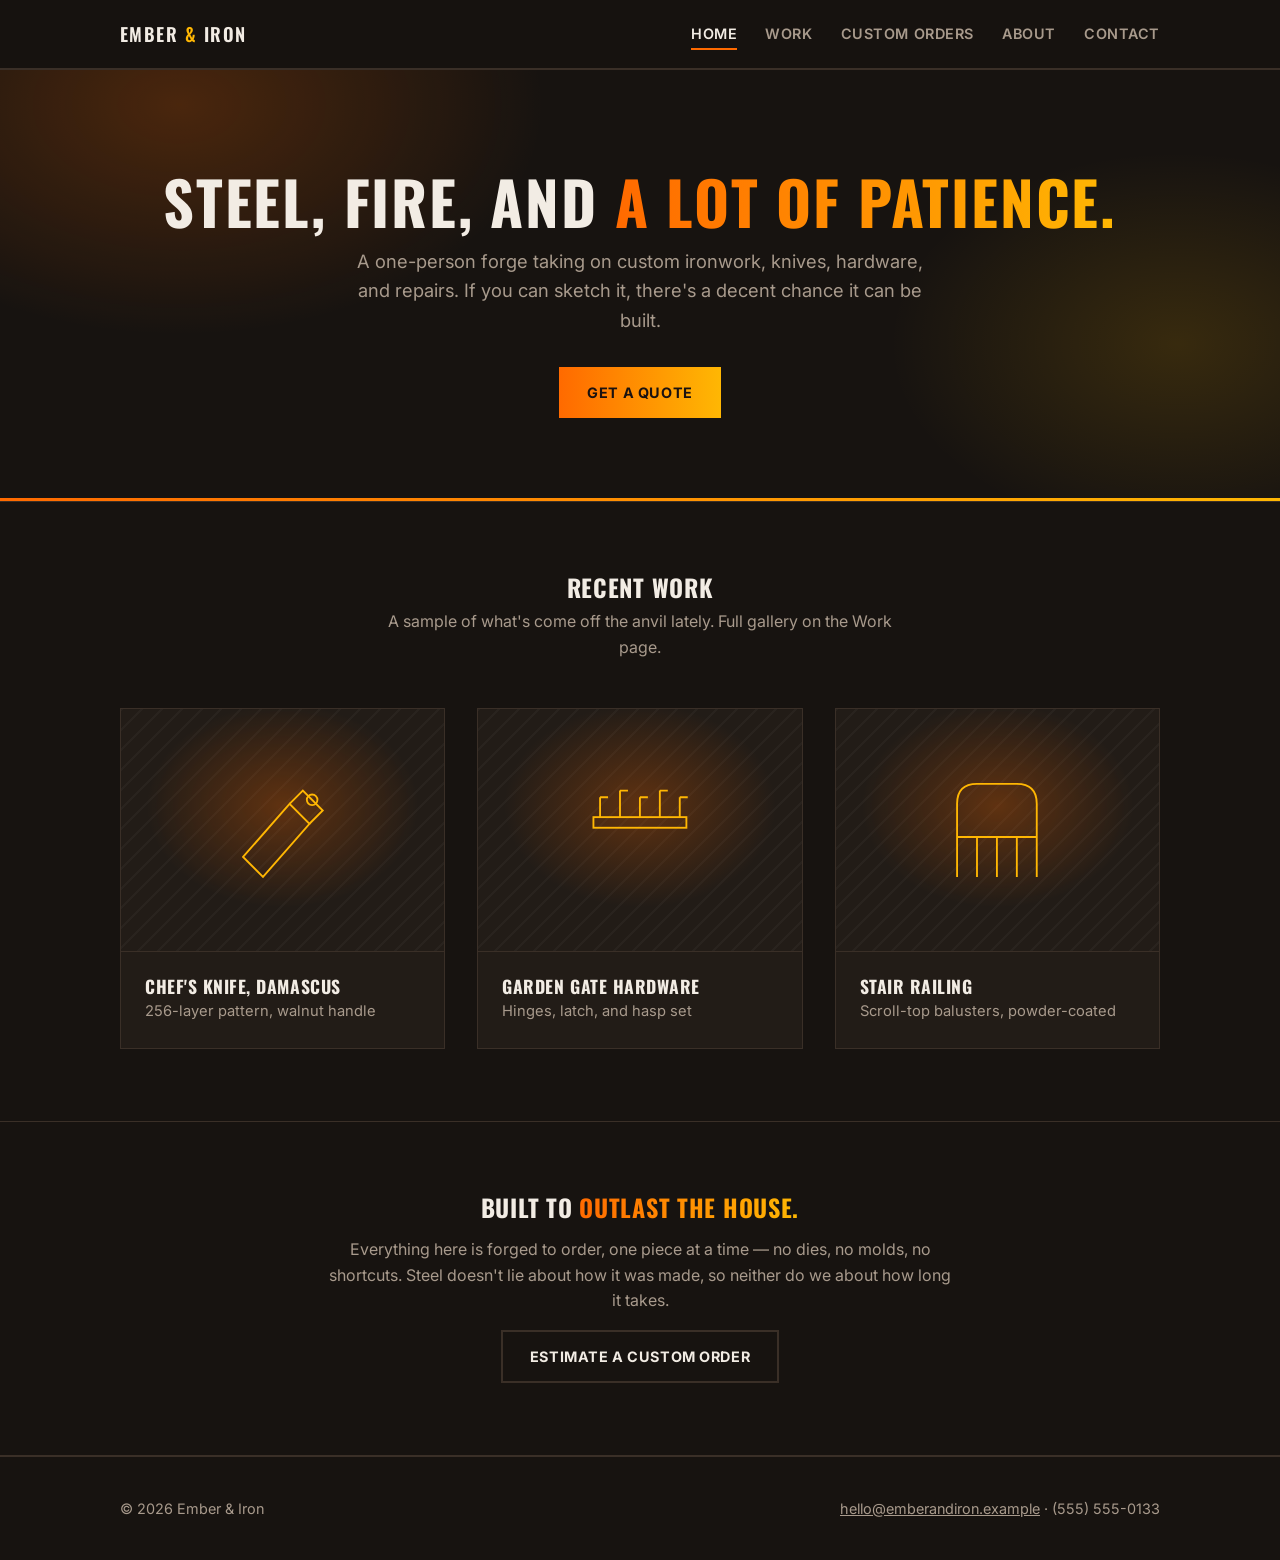
<file: index.html>
<!doctype html>
<html lang="en">
<head>
<meta charset="utf-8">
<meta name="viewport" content="width=device-width, initial-scale=1">
<title>Ember &amp; Iron — Custom Blacksmithing</title>
<meta name="description" content="Hand-forged ironwork, custom orders, and repair work out of a one-person shop. Knives, hardware, railings, and anything else that starts as a bar of steel.">
<link rel="preconnect" href="https://fonts.googleapis.com">
<link rel="preconnect" href="https://fonts.gstatic.com" crossorigin>
<link href="https://fonts.googleapis.com/css2?family=Oswald:wght@500;600;700&family=Inter:wght@400;500;600;700&display=swap" rel="stylesheet">
<link rel="stylesheet" href="css/styles.css">
</head>
<body>

<header class="site-header">
  <div class="wrap">
    <a class="brand" href="index.html">Ember <span>&amp;</span> Iron</a>
    <nav class="site-nav" aria-label="Primary">
      <ul>
        <li><a href="index.html" aria-current="page">Home</a></li>
        <li><a href="work.html">Work</a></li>
        <li><a href="custom-order.html">Custom Orders</a></li>
        <li><a href="about.html">About</a></li>
        <li><a href="contact.html">Contact</a></li>
      </ul>
    </nav>
  </div>
</header>

<section class="hero">
  <div class="wrap">
    <h1>Steel, fire, and <span class="ember-text">a lot of patience.</span></h1>
    <p>A one-person forge taking on custom ironwork, knives, hardware, and repairs. If you can sketch it, there's a decent chance it can be built.</p>
    <a class="btn" href="custom-order.html">Get a Quote</a>
  </div>
</section>
<hr class="divider">

<section class="section">
  <div class="wrap">
    <div class="section-heading">
      <h2>Recent Work</h2>
      <p>A sample of what's come off the anvil lately. Full gallery on the Work page.</p>
    </div>
    <div class="work-grid">
      <div class="piece-card">
        <div class="piece-card__art">
          <svg viewBox="0 0 100 100"><path d="M20 70 L55 30 L70 45 L35 85 Z"/><path d="M55 30 L65 20 L80 35 L70 45"/><circle cx="72" cy="27" r="4"/></svg>
        </div>
        <div class="piece-card__body">
          <h3>Chef's Knife, Damascus</h3>
          <p>256-layer pattern, walnut handle</p>
        </div>
      </div>
      <div class="piece-card">
        <div class="piece-card__art">
          <svg viewBox="0 0 100 100"><rect x="15" y="40" width="70" height="8"/><path d="M20 40 V25 M35 40 V20 M50 40 V25 M65 40 V20 M80 40 V25"/><path d="M20 25 h6 M35 20 h6 M50 25 h6 M65 20 h6 M80 25 h6"/></svg>
        </div>
        <div class="piece-card__body">
          <h3>Garden Gate Hardware</h3>
          <p>Hinges, latch, and hasp set</p>
        </div>
      </div>
      <div class="piece-card">
        <div class="piece-card__art">
          <svg viewBox="0 0 100 100"><path d="M20 85 V30 Q20 15 35 15 H65 Q80 15 80 30 V85" /><path d="M20 55 H80 M35 55 V85 M50 55 V85 M65 55 V85"/></svg>
        </div>
        <div class="piece-card__body">
          <h3>Stair Railing</h3>
          <p>Scroll-top balusters, powder-coated</p>
        </div>
      </div>
    </div>
  </div>
</section>

<section class="section">
  <div class="wrap prose" style="text-align:center;">
    <h2>Built to <span class="ember-text">outlast the house.</span></h2>
    <p>Everything here is forged to order, one piece at a time — no dies, no molds, no shortcuts. Steel doesn't lie about how it was made, so neither do we about how long it takes.</p>
    <a class="btn-outline" href="custom-order.html">Estimate a Custom Order</a>
  </div>
</section>

<footer class="site-footer">
  <div class="wrap">
    <span>&copy; 2026 Ember &amp; Iron</span>
    <span><a href="contact.html">hello@emberandiron.example</a> · (555) 555-0133</span>
  </div>
</footer>

</body>
</html>
</file>
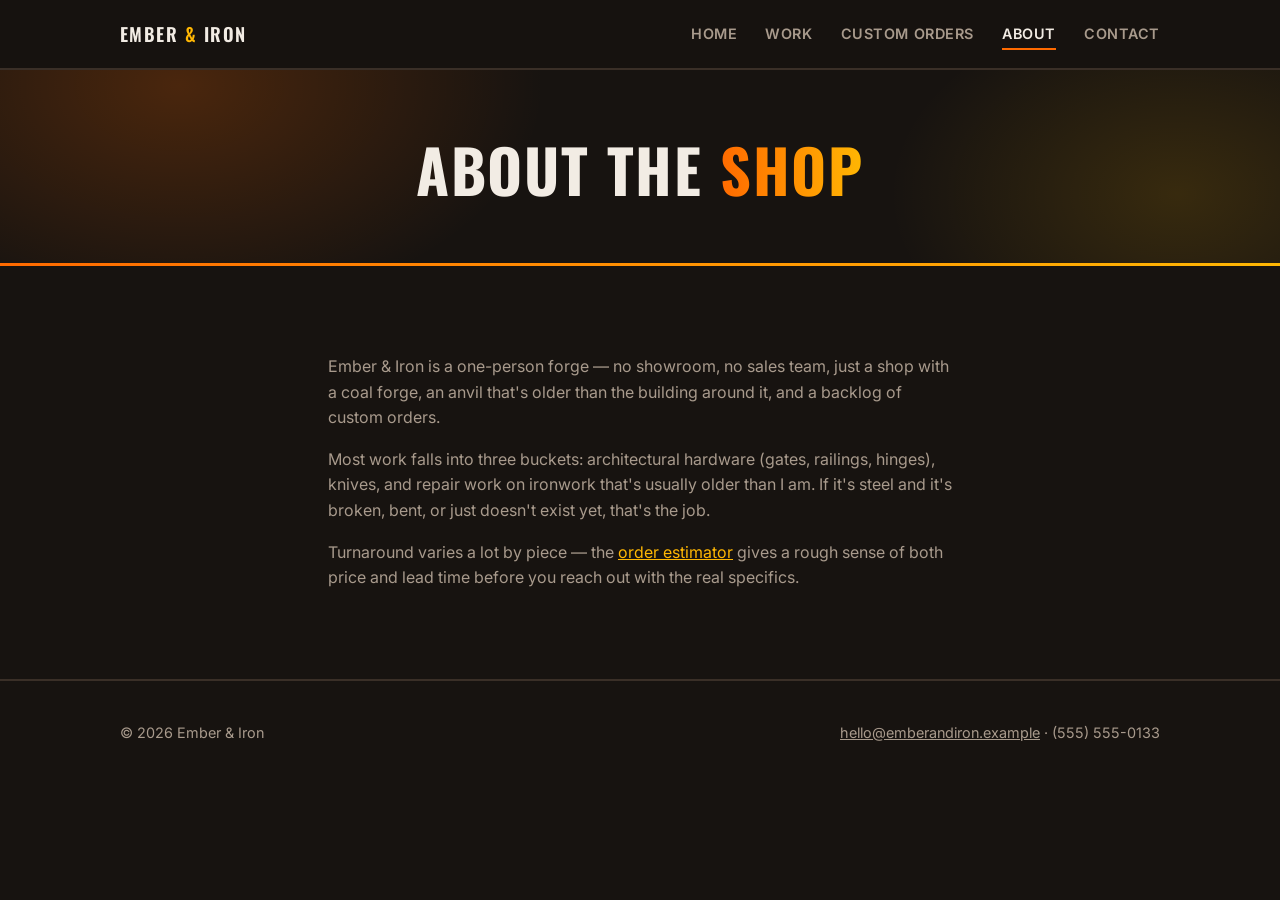
<file: about.html>
<!doctype html>
<html lang="en">
<head>
<meta charset="utf-8">
<meta name="viewport" content="width=device-width, initial-scale=1">
<title>About — Ember &amp; Iron</title>
<meta name="description" content="A one-person forge doing custom ironwork, hardware, knives, and repair work.">
<link rel="preconnect" href="https://fonts.googleapis.com">
<link rel="preconnect" href="https://fonts.gstatic.com" crossorigin>
<link href="https://fonts.googleapis.com/css2?family=Oswald:wght@500;600;700&family=Inter:wght@400;500;600;700&display=swap" rel="stylesheet">
<link rel="stylesheet" href="css/styles.css">
</head>
<body>

<header class="site-header">
  <div class="wrap">
    <a class="brand" href="index.html">Ember <span>&amp;</span> Iron</a>
    <nav class="site-nav" aria-label="Primary">
      <ul>
        <li><a href="index.html">Home</a></li>
        <li><a href="work.html">Work</a></li>
        <li><a href="custom-order.html">Custom Orders</a></li>
        <li><a href="about.html" aria-current="page">About</a></li>
        <li><a href="contact.html">Contact</a></li>
      </ul>
    </nav>
  </div>
</header>

<section class="hero" style="padding:4rem 0 3rem;">
  <div class="wrap">
    <h1>About the <span class="ember-text">Shop</span></h1>
  </div>
</section>
<hr class="divider">

<section class="section" style="border-top:none;">
  <div class="wrap prose">
    <p>Ember &amp; Iron is a one-person forge — no showroom, no sales team, just a
    shop with a coal forge, an anvil that's older than the building around it, and
    a backlog of custom orders.</p>
    <p>Most work falls into three buckets: architectural hardware (gates, railings,
    hinges), knives, and repair work on ironwork that's usually older than I am.
    If it's steel and it's broken, bent, or just doesn't exist yet, that's the job.</p>
    <p>Turnaround varies a lot by piece — the <a href="custom-order.html">order
    estimator</a> gives a rough sense of both price and lead time before you reach
    out with the real specifics.</p>
  </div>
</section>

<footer class="site-footer">
  <div class="wrap">
    <span>&copy; 2026 Ember &amp; Iron</span>
    <span><a href="contact.html">hello@emberandiron.example</a> · (555) 555-0133</span>
  </div>
</footer>

</body>
</html>
</file>
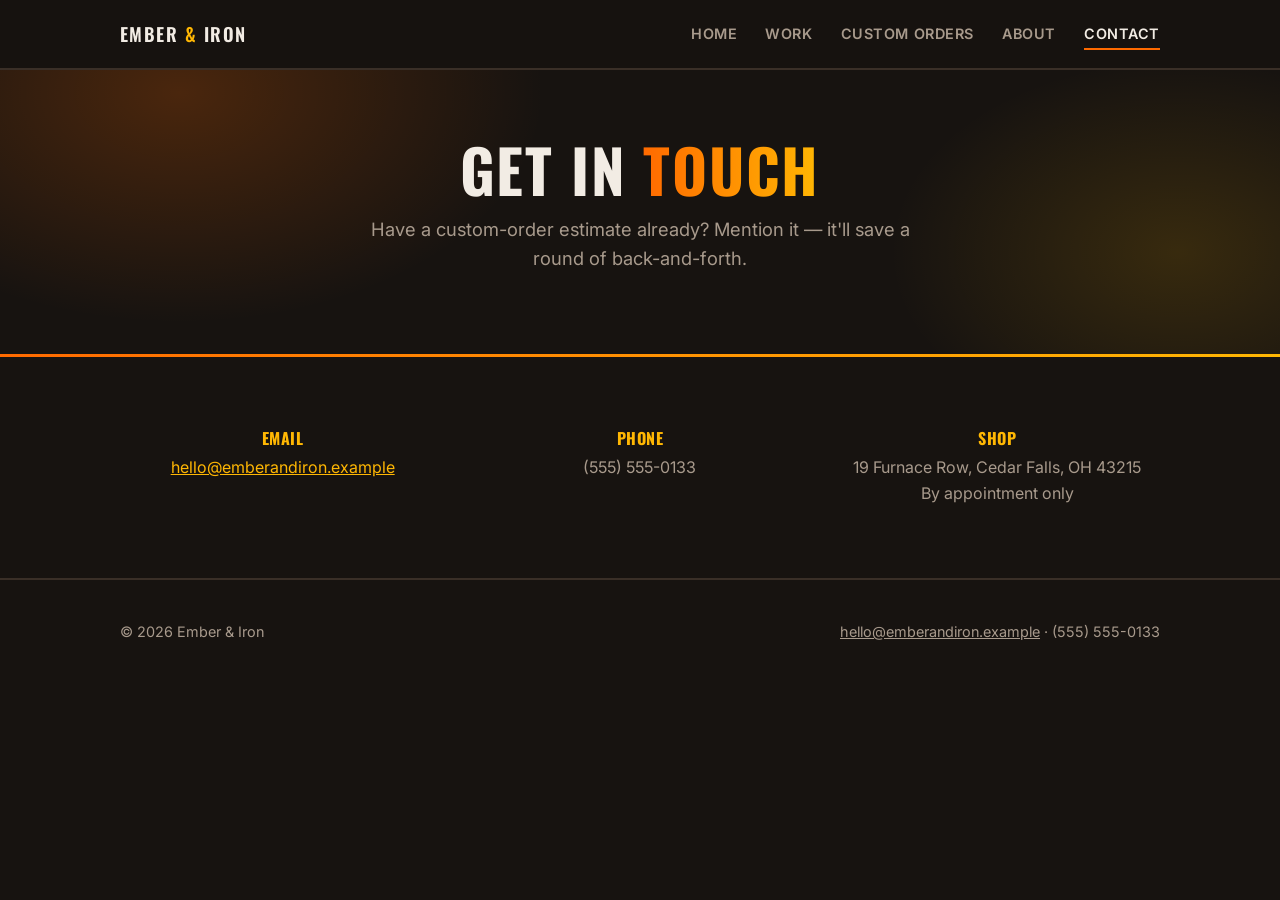
<file: contact.html>
<!doctype html>
<html lang="en">
<head>
<meta charset="utf-8">
<meta name="viewport" content="width=device-width, initial-scale=1">
<title>Contact — Ember &amp; Iron</title>
<meta name="description" content="Get in touch about a custom order, repair, or general question.">
<link rel="preconnect" href="https://fonts.googleapis.com">
<link rel="preconnect" href="https://fonts.gstatic.com" crossorigin>
<link href="https://fonts.googleapis.com/css2?family=Oswald:wght@500;600;700&family=Inter:wght@400;500;600;700&display=swap" rel="stylesheet">
<link rel="stylesheet" href="css/styles.css">
</head>
<body>

<header class="site-header">
  <div class="wrap">
    <a class="brand" href="index.html">Ember <span>&amp;</span> Iron</a>
    <nav class="site-nav" aria-label="Primary">
      <ul>
        <li><a href="index.html">Home</a></li>
        <li><a href="work.html">Work</a></li>
        <li><a href="custom-order.html">Custom Orders</a></li>
        <li><a href="about.html">About</a></li>
        <li><a href="contact.html" aria-current="page">Contact</a></li>
      </ul>
    </nav>
  </div>
</header>

<section class="hero" style="padding:4rem 0 3rem;">
  <div class="wrap">
    <h1>Get in <span class="ember-text">Touch</span></h1>
    <p>Have a custom-order estimate already? Mention it — it'll save a round of back-and-forth.</p>
  </div>
</section>
<hr class="divider">

<section class="section" style="border-top:none;">
  <div class="wrap contact-grid">
    <div>
      <h3>Email</h3>
      <p><a href="mailto:hello@emberandiron.example">hello@emberandiron.example</a></p>
    </div>
    <div>
      <h3>Phone</h3>
      <p>(555) 555-0133</p>
    </div>
    <div>
      <h3>Shop</h3>
      <p>19 Furnace Row, Cedar Falls, OH 43215<br>By appointment only</p>
    </div>
  </div>
</section>

<footer class="site-footer">
  <div class="wrap">
    <span>&copy; 2026 Ember &amp; Iron</span>
    <span><a href="contact.html">hello@emberandiron.example</a> · (555) 555-0133</span>
  </div>
</footer>

</body>
</html>
</file>
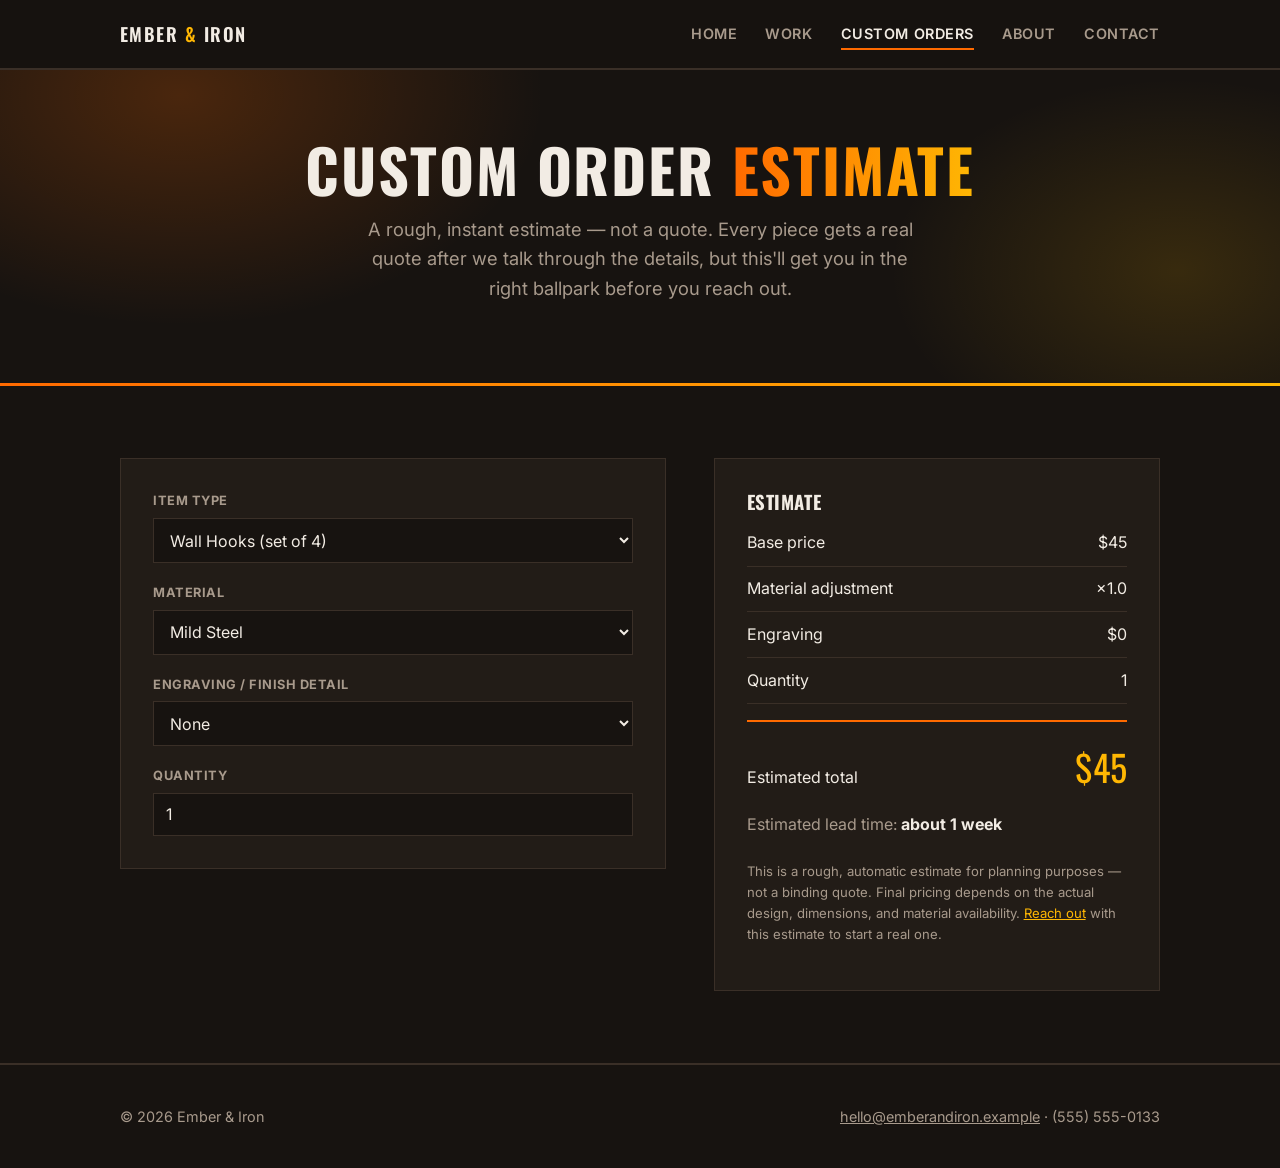
<file: custom-order.html>
<!doctype html>
<html lang="en">
<head>
<meta charset="utf-8">
<meta name="viewport" content="width=device-width, initial-scale=1">
<title>Custom Order Estimate — Ember &amp; Iron</title>
<meta name="description" content="Get an instant rough estimate for a custom forged piece — price and lead time, based on item type, material, and engraving.">
<link rel="preconnect" href="https://fonts.googleapis.com">
<link rel="preconnect" href="https://fonts.gstatic.com" crossorigin>
<link href="https://fonts.googleapis.com/css2?family=Oswald:wght@500;600;700&family=Inter:wght@400;500;600;700&display=swap" rel="stylesheet">
<link rel="stylesheet" href="css/styles.css">
</head>
<body>

<header class="site-header">
  <div class="wrap">
    <a class="brand" href="index.html">Ember <span>&amp;</span> Iron</a>
    <nav class="site-nav" aria-label="Primary">
      <ul>
        <li><a href="index.html">Home</a></li>
        <li><a href="work.html">Work</a></li>
        <li><a href="custom-order.html" aria-current="page">Custom Orders</a></li>
        <li><a href="about.html">About</a></li>
        <li><a href="contact.html">Contact</a></li>
      </ul>
    </nav>
  </div>
</header>

<section class="hero" style="padding:4rem 0 3rem;">
  <div class="wrap">
    <h1>Custom Order <span class="ember-text">Estimate</span></h1>
    <p>A rough, instant estimate — not a quote. Every piece gets a real quote after we talk through the details, but this'll get you in the right ballpark before you reach out.</p>
  </div>
</section>
<hr class="divider">

<section class="section" style="border-top:none;">
  <div class="wrap">
    <div class="calc">
      <div class="calc-form">
        <label for="item-type">Item Type</label>
        <select id="item-type">
          <option value="hook" data-base="45" data-weeks="1">Wall Hooks (set of 4)</option>
          <option value="fireplace" data-base="180" data-weeks="2">Fireplace Tool Set</option>
          <option value="gate" data-base="420" data-weeks="4">Garden Gate Hardware</option>
          <option value="railing" data-base="1200" data-weeks="6">Stair Railing (per 10 ft)</option>
          <option value="knife" data-base="320" data-weeks="3">Custom Knife</option>
        </select>

        <label for="material">Material</label>
        <select id="material">
          <option value="mild" data-mult="1">Mild Steel</option>
          <option value="stainless" data-mult="1.6">Stainless Steel</option>
          <option value="damascus" data-mult="2.4">Damascus Steel</option>
        </select>

        <label for="engraving">Engraving / Finish Detail</label>
        <select id="engraving">
          <option value="none" data-fee="0">None</option>
          <option value="simple" data-fee="35">Simple (initials, date)</option>
          <option value="detailed" data-fee="120">Detailed (custom pattern)</option>
        </select>

        <label for="quantity">Quantity</label>
        <input type="number" id="quantity" value="1" min="1" max="20">
      </div>

      <div class="calc-result">
        <h3 style="margin-top:0;">Estimate</h3>
        <div class="calc-result__row"><span>Base price</span><span id="r-base">$0</span></div>
        <div class="calc-result__row"><span>Material adjustment</span><span id="r-material">×1.0</span></div>
        <div class="calc-result__row"><span>Engraving</span><span id="r-engraving">$0</span></div>
        <div class="calc-result__row"><span>Quantity</span><span id="r-qty">1</span></div>
        <div class="calc-result__total">
          <span>Estimated total</span>
          <span class="amount" id="r-total">$0</span>
        </div>
        <p style="color:var(--muted); margin-top:1rem;">Estimated lead time: <strong id="r-weeks" style="color:var(--text);">—</strong></p>
        <p class="calc-disclaimer">This is a rough, automatic estimate for planning purposes — not a binding quote. Final pricing depends on the actual design, dimensions, and material availability. <a href="contact.html">Reach out</a> with this estimate to start a real one.</p>
      </div>
    </div>
  </div>
</section>

<footer class="site-footer">
  <div class="wrap">
    <span>&copy; 2026 Ember &amp; Iron</span>
    <span><a href="contact.html">hello@emberandiron.example</a> · (555) 555-0133</span>
  </div>
</footer>

<script src="js/quote-calculator.js"></script>
</body>
</html>
</file>
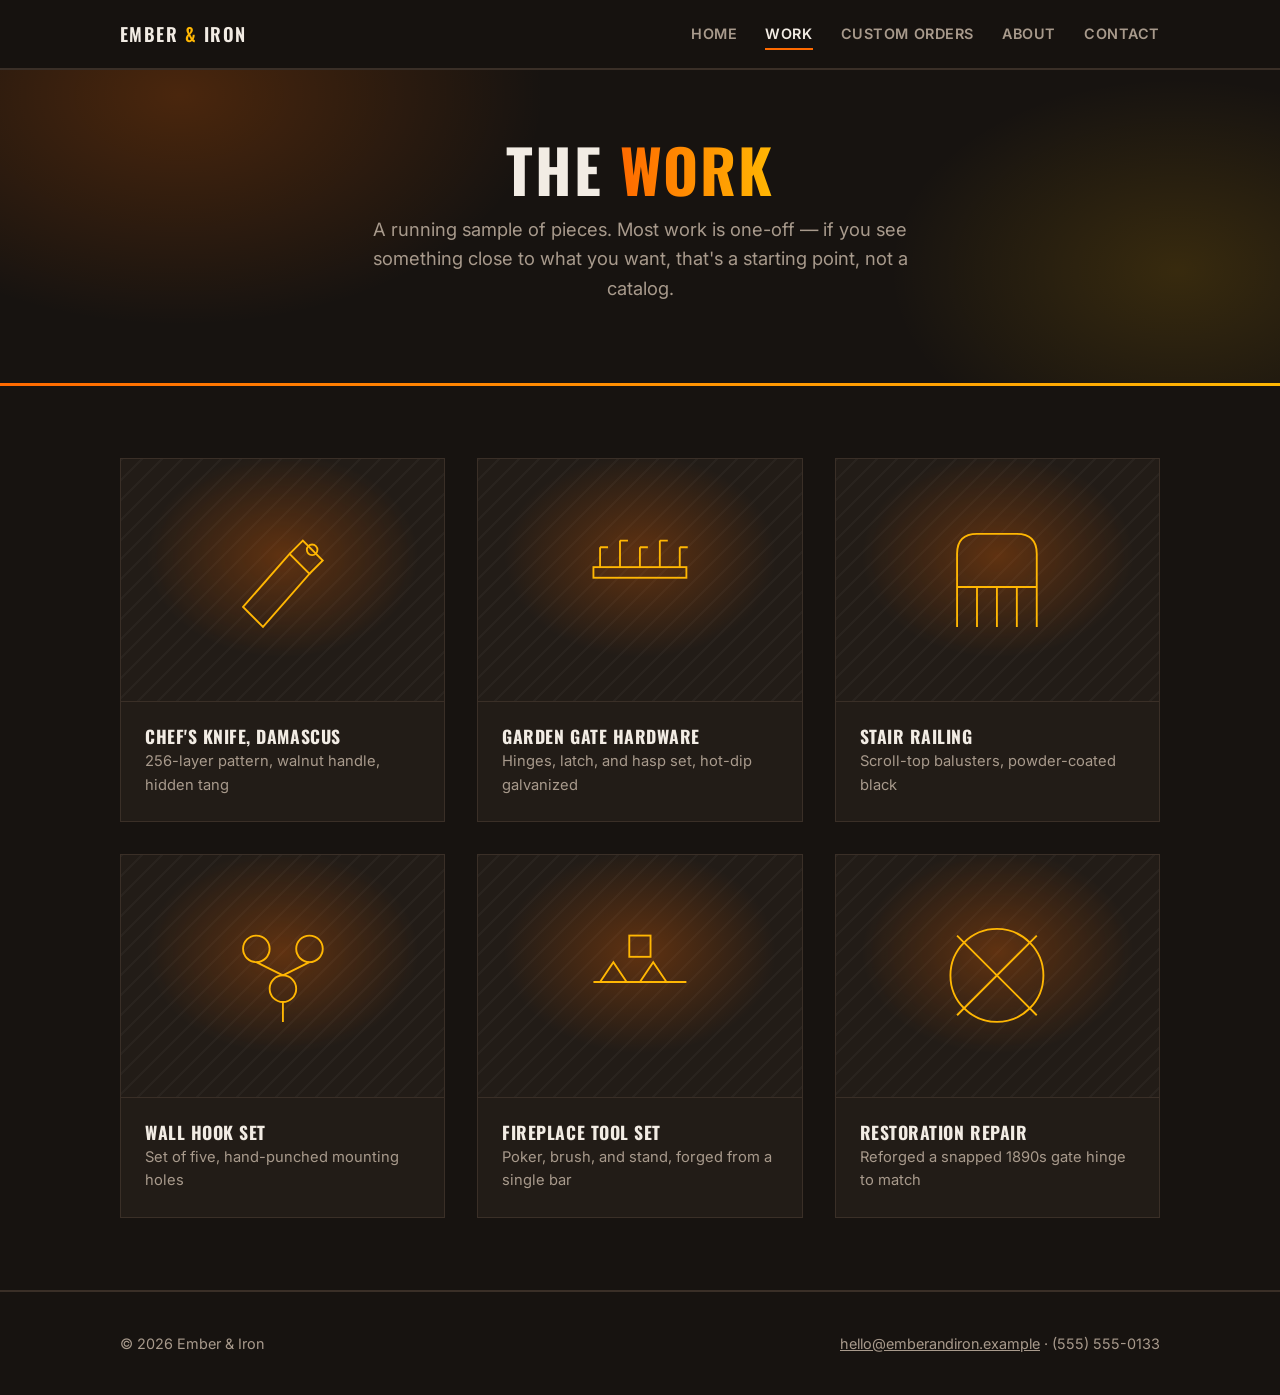
<file: work.html>
<!doctype html>
<html lang="en">
<head>
<meta charset="utf-8">
<meta name="viewport" content="width=device-width, initial-scale=1">
<title>Work — Ember &amp; Iron</title>
<meta name="description" content="A gallery of custom ironwork: knives, hardware, railings, and repair work.">
<link rel="preconnect" href="https://fonts.googleapis.com">
<link rel="preconnect" href="https://fonts.gstatic.com" crossorigin>
<link href="https://fonts.googleapis.com/css2?family=Oswald:wght@500;600;700&family=Inter:wght@400;500;600;700&display=swap" rel="stylesheet">
<link rel="stylesheet" href="css/styles.css">
</head>
<body>

<header class="site-header">
  <div class="wrap">
    <a class="brand" href="index.html">Ember <span>&amp;</span> Iron</a>
    <nav class="site-nav" aria-label="Primary">
      <ul>
        <li><a href="index.html">Home</a></li>
        <li><a href="work.html" aria-current="page">Work</a></li>
        <li><a href="custom-order.html">Custom Orders</a></li>
        <li><a href="about.html">About</a></li>
        <li><a href="contact.html">Contact</a></li>
      </ul>
    </nav>
  </div>
</header>

<section class="hero" style="padding:4rem 0 3rem;">
  <div class="wrap">
    <h1>The <span class="ember-text">Work</span></h1>
    <p>A running sample of pieces. Most work is one-off — if you see something close to what you want, that's a starting point, not a catalog.</p>
  </div>
</section>
<hr class="divider">

<section class="section" style="border-top:none;">
  <div class="wrap">
    <div class="work-grid">

      <div class="piece-card">
        <div class="piece-card__art">
          <svg viewBox="0 0 100 100"><path d="M20 70 L55 30 L70 45 L35 85 Z"/><path d="M55 30 L65 20 L80 35 L70 45"/><circle cx="72" cy="27" r="4"/></svg>
        </div>
        <div class="piece-card__body">
          <h3>Chef's Knife, Damascus</h3>
          <p>256-layer pattern, walnut handle, hidden tang</p>
        </div>
      </div>

      <div class="piece-card">
        <div class="piece-card__art">
          <svg viewBox="0 0 100 100"><rect x="15" y="40" width="70" height="8"/><path d="M20 40 V25 M35 40 V20 M50 40 V25 M65 40 V20 M80 40 V25"/><path d="M20 25 h6 M35 20 h6 M50 25 h6 M65 20 h6 M80 25 h6"/></svg>
        </div>
        <div class="piece-card__body">
          <h3>Garden Gate Hardware</h3>
          <p>Hinges, latch, and hasp set, hot-dip galvanized</p>
        </div>
      </div>

      <div class="piece-card">
        <div class="piece-card__art">
          <svg viewBox="0 0 100 100"><path d="M20 85 V30 Q20 15 35 15 H65 Q80 15 80 30 V85" /><path d="M20 55 H80 M35 55 V85 M50 55 V85 M65 55 V85"/></svg>
        </div>
        <div class="piece-card__body">
          <h3>Stair Railing</h3>
          <p>Scroll-top balusters, powder-coated black</p>
        </div>
      </div>

      <div class="piece-card">
        <div class="piece-card__art">
          <svg viewBox="0 0 100 100"><circle cx="30" cy="30" r="10"/><circle cx="70" cy="30" r="10"/><circle cx="50" cy="60" r="10"/><path d="M30 40 L50 50 M70 40 L50 50 M50 70 L50 85"/></svg>
        </div>
        <div class="piece-card__body">
          <h3>Wall Hook Set</h3>
          <p>Set of five, hand-punched mounting holes</p>
        </div>
      </div>

      <div class="piece-card">
        <div class="piece-card__art">
          <svg viewBox="0 0 100 100"><path d="M15 55 L85 55 M20 55 L30 40 L40 55 M50 55 L60 40 L70 55" /><rect x="42" y="20" width="16" height="16"/></svg>
        </div>
        <div class="piece-card__body">
          <h3>Fireplace Tool Set</h3>
          <p>Poker, brush, and stand, forged from a single bar</p>
        </div>
      </div>

      <div class="piece-card">
        <div class="piece-card__art">
          <svg viewBox="0 0 100 100"><path d="M20 20 L80 80 M80 20 L20 80"/><circle cx="50" cy="50" r="35"/></svg>
        </div>
        <div class="piece-card__body">
          <h3>Restoration Repair</h3>
          <p>Reforged a snapped 1890s gate hinge to match</p>
        </div>
      </div>

    </div>
  </div>
</section>

<footer class="site-footer">
  <div class="wrap">
    <span>&copy; 2026 Ember &amp; Iron</span>
    <span><a href="contact.html">hello@emberandiron.example</a> · (555) 555-0133</span>
  </div>
</footer>

</body>
</html>
</file>
<file: css/styles.css>
/* Ember & Iron — hand-authored CSS, no build step, no framework.
   Deliberately un-templated: this site is plain static HTML/CSS/JS, not an
   Eleventy build like the other examples, to demonstrate the opposite end
   of the "how much tooling does a client site actually need" spectrum. */

:root {
  --bg: #171310;
  --bg-raised: #221c17;
  --text: #f2ece4;
  --muted: #a89a8c;
  --ember-1: #ff6a00;
  --ember-2: #ffb703;
  --border: #3a2f27;
  --max: 68rem;
}

* {
  box-sizing: border-box;
}

html {
  scroll-behavior: smooth;
}

body {
  margin: 0;
  background: var(--bg);
  color: var(--text);
  font-family: "Inter", -apple-system, BlinkMacSystemFont, "Segoe UI", sans-serif;
  line-height: 1.6;
}

h1, h2, h3, h4 {
  font-family: "Oswald", "Arial Narrow", sans-serif;
  text-transform: uppercase;
  letter-spacing: 0.03em;
  line-height: 1.15;
  margin: 0 0 0.5rem;
}

a {
  color: var(--ember-2);
}

.wrap {
  max-width: var(--max);
  margin: 0 auto;
  padding: 0 1.5rem;
}

.ember-text {
  background: linear-gradient(90deg, var(--ember-1), var(--ember-2));
  -webkit-background-clip: text;
  background-clip: text;
  color: transparent;
}

/* Header */
.site-header {
  position: sticky;
  top: 0;
  z-index: 10;
  background: rgba(23, 19, 16, 0.92);
  backdrop-filter: blur(6px);
  border-bottom: 2px solid var(--border);
}

.site-header .wrap {
  display: flex;
  align-items: center;
  justify-content: space-between;
  height: 4.25rem;
}

.brand {
  font-family: "Oswald", sans-serif;
  text-transform: uppercase;
  letter-spacing: 0.08em;
  font-size: 1.15rem;
  font-weight: 600;
  text-decoration: none;
  color: var(--text);
}

.brand span {
  color: var(--ember-2);
}

.site-nav ul {
  display: flex;
  gap: 1.75rem;
  list-style: none;
  margin: 0;
  padding: 0;
}

.site-nav a {
  text-decoration: none;
  color: var(--muted);
  font-weight: 600;
  font-size: 0.9rem;
  text-transform: uppercase;
  letter-spacing: 0.04em;
  border-bottom: 2px solid transparent;
  padding-bottom: 0.35rem;
}

.site-nav a:hover,
.site-nav a[aria-current="page"] {
  color: var(--text);
  border-bottom-color: var(--ember-1);
}

.nav-toggle {
  display: none;
}

/* Hero */
.hero {
  position: relative;
  padding: 6rem 0 5rem;
  overflow: hidden;
  text-align: center;
}

.hero::before {
  content: "";
  position: absolute;
  inset: -20% -10% auto -10%;
  height: 140%;
  background:
    radial-gradient(38rem 24rem at 20% 20%, rgba(255, 106, 0, 0.22), transparent 60%),
    radial-gradient(30rem 20rem at 85% 60%, rgba(255, 183, 3, 0.14), transparent 60%);
  z-index: 0;
}

.hero .wrap {
  position: relative;
  z-index: 1;
}

.hero h1 {
  font-size: clamp(2.25rem, 5vw, 3.75rem);
  margin-bottom: 0.75rem;
}

.hero p {
  color: var(--muted);
  font-size: 1.15rem;
  max-width: 36rem;
  margin: 0 auto 2rem;
}

.btn {
  display: inline-block;
  background: linear-gradient(90deg, var(--ember-1), var(--ember-2));
  color: #1a1210;
  font-weight: 700;
  text-decoration: none;
  padding: 0.85rem 1.75rem;
  text-transform: uppercase;
  letter-spacing: 0.04em;
  font-size: 0.9rem;
  border: none;
  cursor: pointer;
}

.btn:hover {
  filter: brightness(1.08);
}

.btn-outline {
  display: inline-block;
  background: transparent;
  color: var(--text);
  font-weight: 700;
  text-decoration: none;
  padding: 0.8rem 1.7rem;
  text-transform: uppercase;
  letter-spacing: 0.04em;
  font-size: 0.9rem;
  border: 2px solid var(--border);
}

.btn-outline:hover {
  border-color: var(--ember-1);
}

.divider {
  height: 3px;
  background: linear-gradient(90deg, var(--ember-1), var(--ember-2));
  border: none;
  margin: 0;
}

/* Section */
.section {
  padding: 4.5rem 0;
  border-top: 1px solid var(--border);
}

.section-heading {
  text-align: center;
  margin-bottom: 3rem;
}

.section-heading p {
  color: var(--muted);
  max-width: 34rem;
  margin: 0.5rem auto 0;
}

/* Work grid (CSS-illustrated pieces, no photography) */
.work-grid {
  display: grid;
  grid-template-columns: repeat(auto-fit, minmax(15rem, 1fr));
  gap: 2rem;
}

.piece-card {
  background: var(--bg-raised);
  border: 1px solid var(--border);
}

.piece-card__art {
  aspect-ratio: 4 / 3;
  display: flex;
  align-items: center;
  justify-content: center;
  background:
    radial-gradient(60% 60% at 50% 40%, rgba(255, 106, 0, 0.28), transparent 70%),
    repeating-linear-gradient(135deg, rgba(255, 255, 255, 0.03) 0 2px, transparent 2px 14px);
  border-bottom: 1px solid var(--border);
}

.piece-card__art svg {
  width: 55%;
  height: 55%;
  stroke: var(--ember-2);
  fill: none;
  stroke-width: 1.4;
}

.piece-card__body {
  padding: 1.5rem;
}

.piece-card__body h3 {
  font-size: 1.1rem;
  margin-bottom: 0.25rem;
}

.piece-card__body p {
  color: var(--muted);
  font-size: 0.92rem;
  margin: 0;
}

/* Quote calculator */
.calc {
  display: grid;
  grid-template-columns: 1.1fr 0.9fr;
  gap: 3rem;
  align-items: start;
}

@media (max-width: 48rem) {
  .calc {
    grid-template-columns: 1fr;
  }
}

.calc-form {
  background: var(--bg-raised);
  border: 1px solid var(--border);
  padding: 2rem;
}

.calc-form label {
  display: block;
  font-weight: 700;
  text-transform: uppercase;
  font-size: 0.8rem;
  letter-spacing: 0.04em;
  color: var(--muted);
  margin: 1.25rem 0 0.4rem;
}

.calc-form label:first-child {
  margin-top: 0;
}

.calc-form select,
.calc-form input[type="number"] {
  width: 100%;
  background: var(--bg);
  border: 1px solid var(--border);
  color: var(--text);
  padding: 0.65rem 0.75rem;
  font-size: 1rem;
  font-family: inherit;
}

.calc-result {
  position: sticky;
  top: 6rem;
  background: var(--bg-raised);
  border: 1px solid var(--border);
  padding: 2rem;
}

.calc-result__row {
  display: flex;
  justify-content: space-between;
  padding: 0.6rem 0;
  border-bottom: 1px solid var(--border);
}

.calc-result__row:last-of-type {
  border-bottom: none;
}

.calc-result__total {
  margin-top: 1rem;
  padding-top: 1rem;
  border-top: 2px solid var(--ember-1);
  display: flex;
  justify-content: space-between;
  align-items: baseline;
}

.calc-result__total .amount {
  font-family: "Oswald", sans-serif;
  font-size: 2.25rem;
  color: var(--ember-2);
}

.calc-disclaimer {
  color: var(--muted);
  font-size: 0.82rem;
  margin-top: 1.5rem;
}

/* Footer */
.site-footer {
  border-top: 2px solid var(--border);
  padding: 2.5rem 0;
  color: var(--muted);
  font-size: 0.9rem;
}

.site-footer .wrap {
  display: flex;
  justify-content: space-between;
  flex-wrap: wrap;
  gap: 1rem;
}

.site-footer a {
  color: var(--muted);
}

.site-footer a:hover {
  color: var(--ember-2);
}

/* Generic content */
.prose {
  max-width: 42rem;
  margin: 0 auto;
}

.prose p {
  color: var(--muted);
}

.contact-grid {
  display: grid;
  grid-template-columns: repeat(auto-fit, minmax(14rem, 1fr));
  gap: 2rem;
  text-align: center;
}

.contact-grid h3 {
  font-size: 1rem;
  color: var(--ember-2);
}

.contact-grid p {
  color: var(--muted);
  margin: 0;
}
</file>
